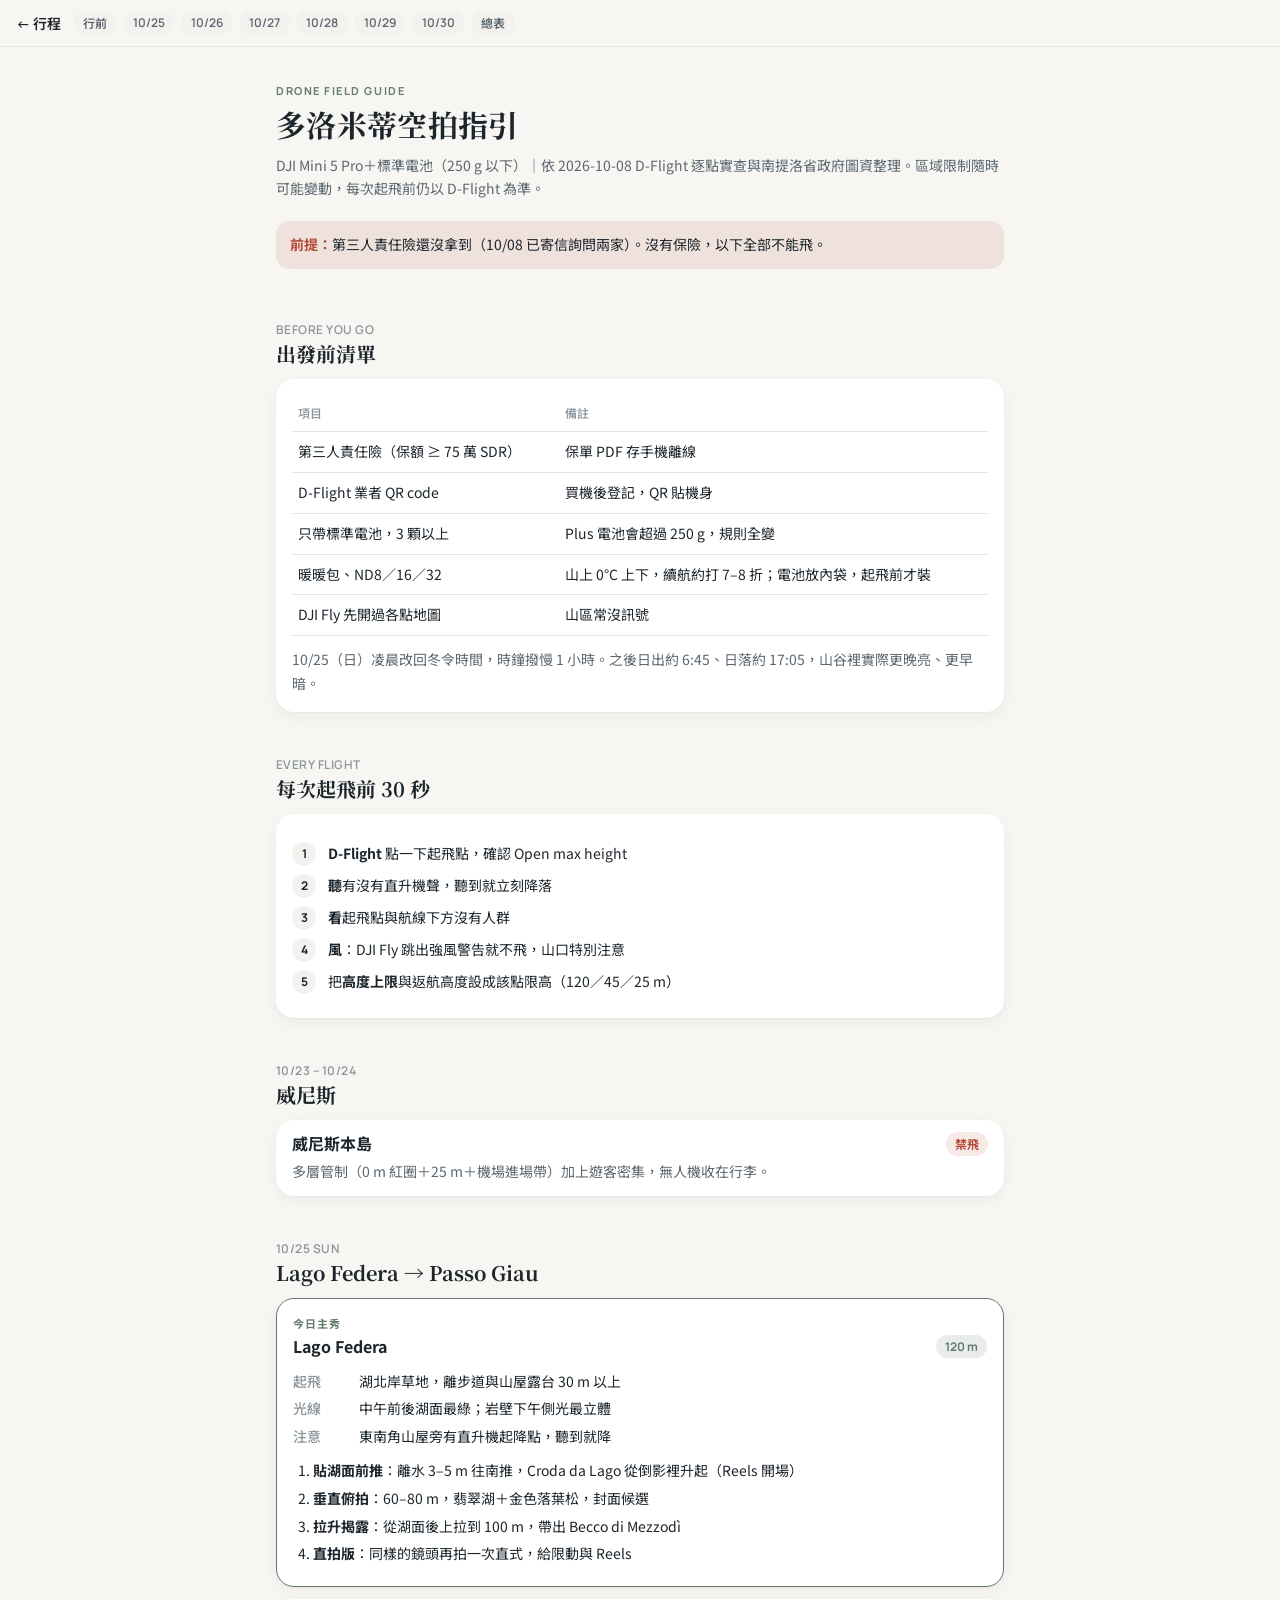
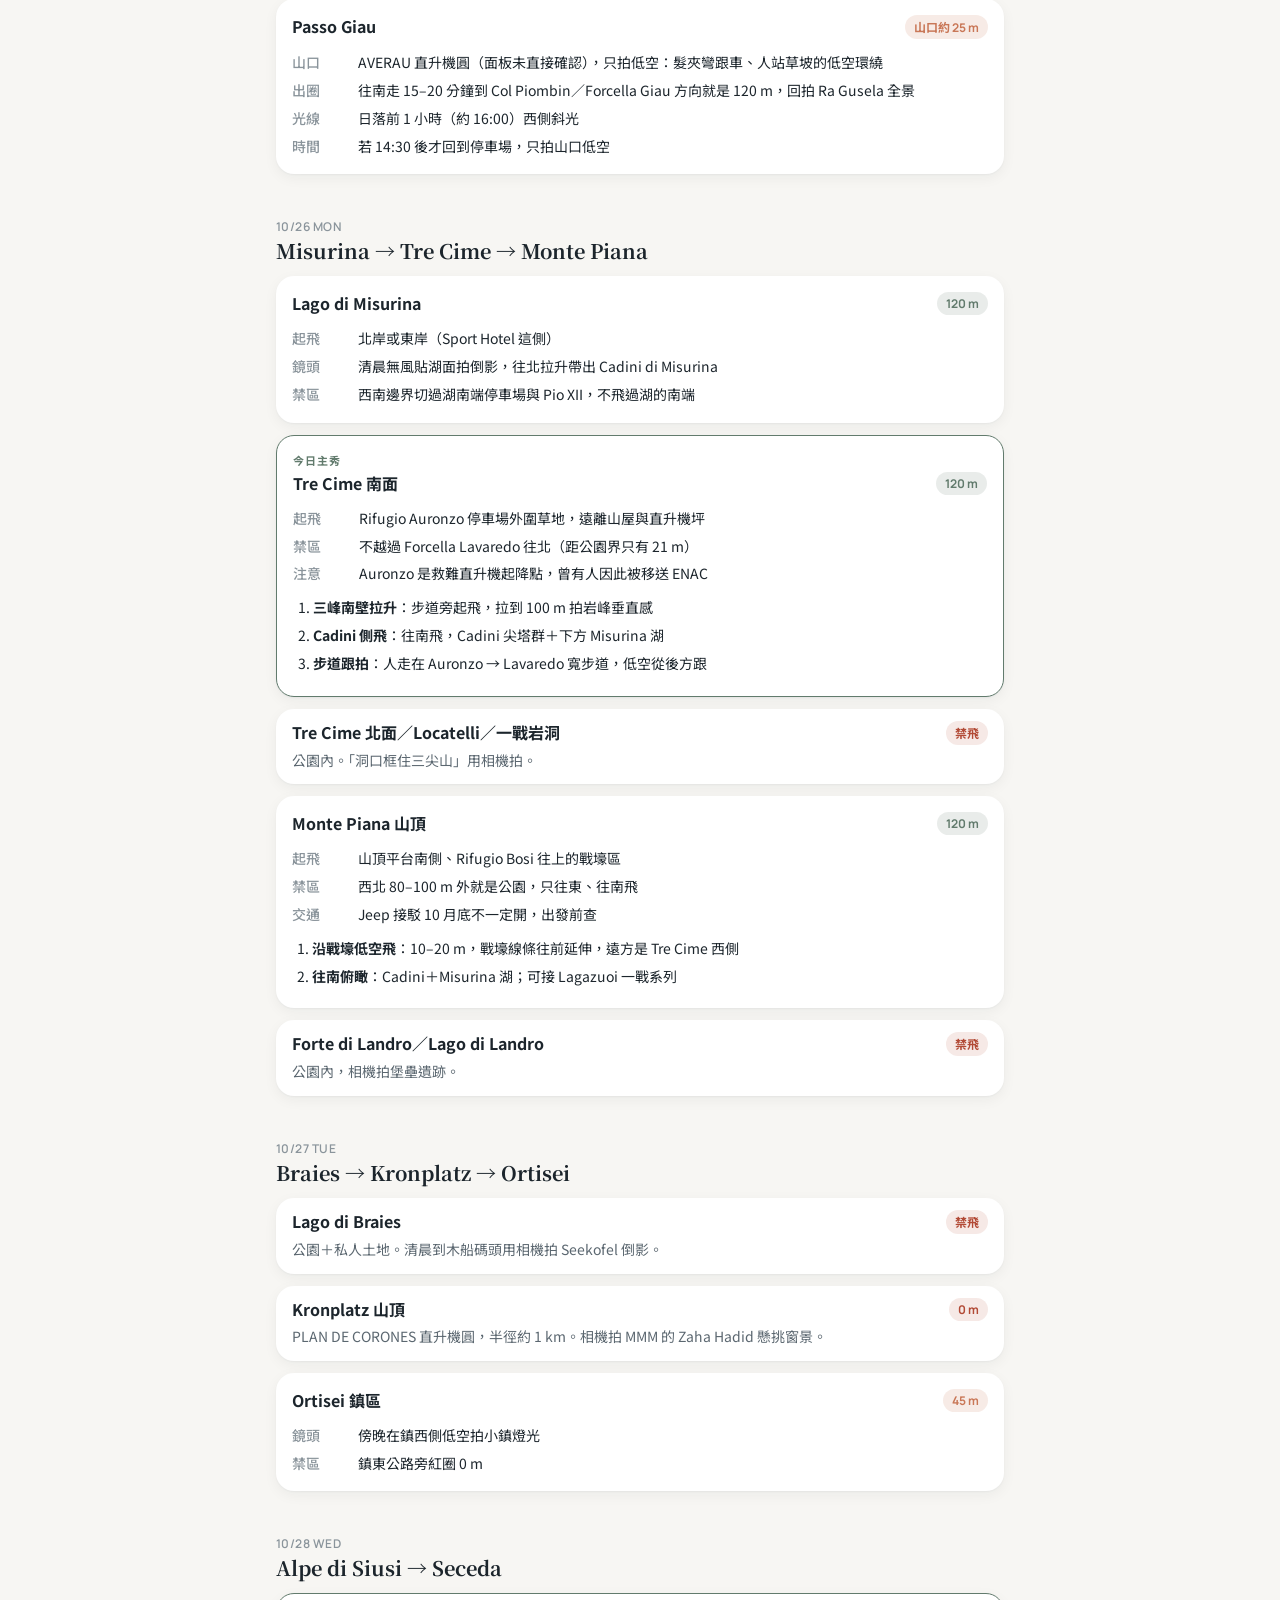
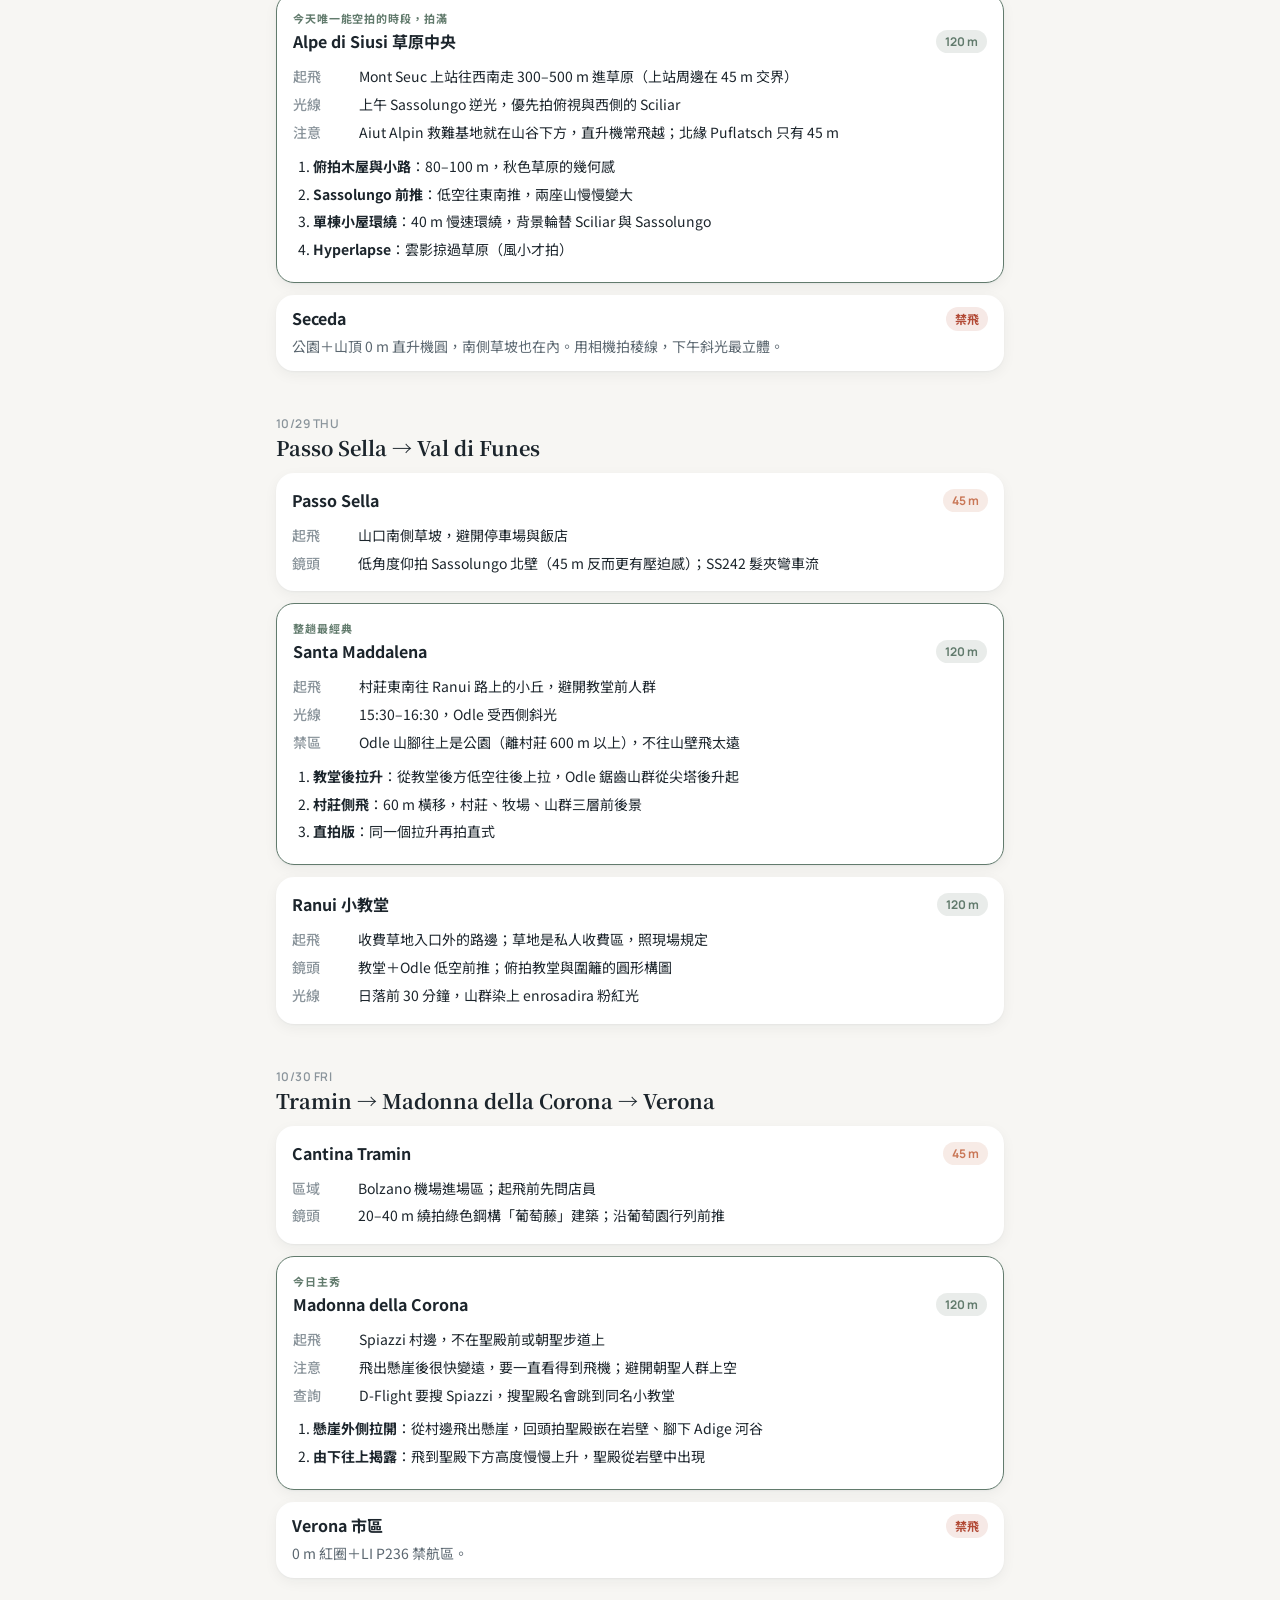
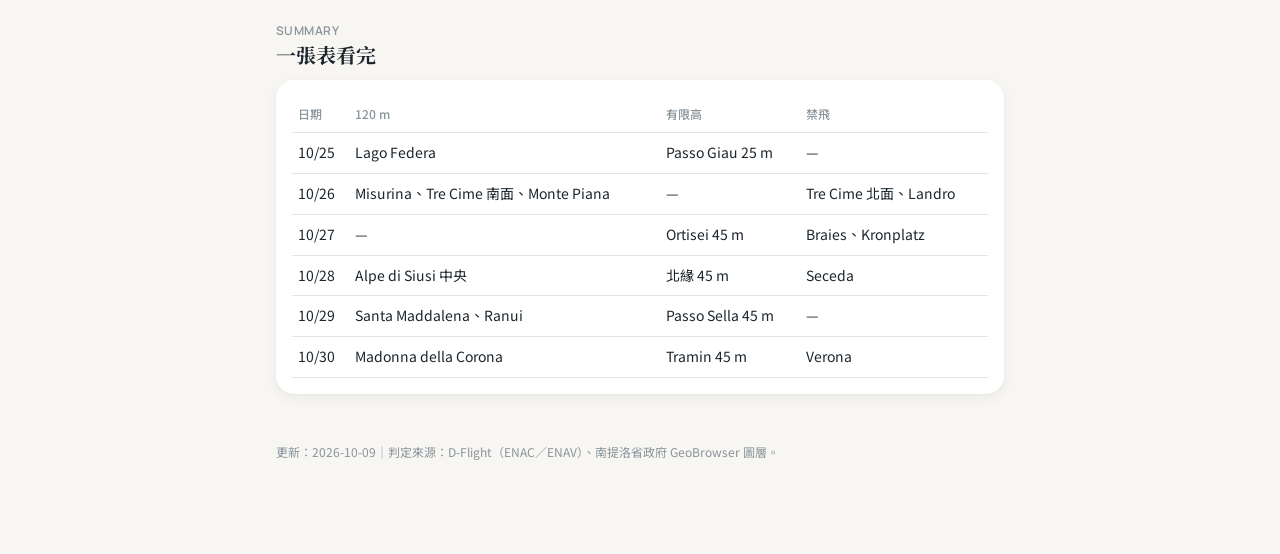
<file: guides/dolomiti-drone.html>
<!doctype html>
<html lang="zh-Hant">
<head>
<meta charset="utf-8" />
<meta name="viewport" content="width=device-width,initial-scale=1,viewport-fit=cover" />
<meta name="color-scheme" content="light dark" />
<meta name="theme-color" content="#f7f6f3" media="(prefers-color-scheme: light)" />
<meta name="theme-color" content="#121619" media="(prefers-color-scheme: dark)" />
<title>多洛米蒂空拍指引</title>
<link rel="preconnect" href="https://fonts.googleapis.com" />
<link rel="preconnect" href="https://fonts.gstatic.com" crossorigin />
<link href="https://fonts.googleapis.com/css2?family=Manrope:wght@500;600;700;800&family=Noto+Sans+TC:wght@400;500;700&family=Noto+Serif+TC:wght@500;700&display=swap" rel="stylesheet" />
<style>
/* 與 Trip Planner 同一套色票：米白底、深墨藍字、鼠尾草綠／霧藍／陶土橘 */
:root {
  --bg: #f7f6f3; --surface: #fff; --inset: #f4f2ee; --ink: #1c252c; --ink-2: #5b6770; --ink-3: #8a949b;
  --hair: #e7e3dd; --sage: #627b6d; --fog: #6f9cb5; --clay: #c97757; --blue: #3f7593; --red: #b24a36;
  --ok-bg: rgba(98,123,109,.14); --warn-bg: rgba(201,119,87,.15); --no-bg: rgba(178,74,54,.12);
  --display: 'Manrope', 'Noto Sans TC', system-ui, sans-serif;
  --body: 'Noto Sans TC', system-ui, sans-serif;
  --serif: 'Noto Serif TC', serif;
}
@media (prefers-color-scheme: dark) {
  :root {
    --bg: #121619; --surface: #1b2125; --inset: #20272c; --ink: #e9ecee; --ink-2: #a9b3ba; --ink-3: #7c868d;
    --hair: #2b3338; --sage: #8fae9c; --fog: #8fb9d1; --clay: #e09a7c; --blue: #8fb9d1; --red: #e08a76;
    --ok-bg: rgba(143,174,156,.16); --warn-bg: rgba(224,154,124,.16); --no-bg: rgba(224,138,118,.14);
  }
}
* { box-sizing: border-box; }
html { -webkit-text-size-adjust: 100%; }
body { margin: 0; background: var(--bg); color: var(--ink); font: 15px/1.7 var(--body); }
a { color: var(--blue); }

.top {
  position: sticky; top: 0; z-index: 5; display: flex; align-items: center; gap: 12px;
  padding: calc(10px + env(safe-area-inset-top)) 16px 10px; background: color-mix(in srgb, var(--bg) 85%, transparent);
  backdrop-filter: saturate(160%) blur(18px); -webkit-backdrop-filter: saturate(160%) blur(18px);
  border-bottom: .5px solid var(--hair);
}
.back { font: 600 14px var(--display); text-decoration: none; color: var(--ink); white-space: nowrap; }
.daynav { display: flex; gap: 6px; overflow-x: auto; scrollbar-width: none; flex: 1; }
.daynav::-webkit-scrollbar { display: none; }
.daynav a {
  flex: none; padding: 4px 10px; border-radius: 999px; background: var(--inset); color: var(--ink-2);
  font: 600 12px var(--display); text-decoration: none;
}

main { max-width: 760px; margin: 0 auto; padding: 0 16px 80px; }
.hero { padding: 36px 0 8px; }
.eyebrow { font: 700 11px var(--display); letter-spacing: .14em; text-transform: uppercase; color: var(--sage); margin: 0 0 8px; }
h1 { font: 700 30px/1.25 var(--serif); margin: 0 0 10px; letter-spacing: .01em; }
.lede { color: var(--ink-2); margin: 0; font-size: 14px; }
.alert {
  margin: 20px 0 0; padding: 12px 14px; border-radius: 14px; background: var(--no-bg); color: var(--ink);
  font-size: 14px;
}
.alert b { color: var(--red); }

h2 { font: 700 20px/1.35 var(--serif); margin: 44px 0 4px; scroll-margin-top: 64px; }
h2 small { display: block; font: 600 12px var(--display); color: var(--ink-3); letter-spacing: .04em; margin-bottom: 2px; }
h3 { font: 700 16px/1.4 var(--body); margin: 0; }

.card { background: var(--surface); border-radius: 18px; padding: 16px; margin-top: 12px; box-shadow: 0 1px 2px rgba(28,37,44,.04), 0 4px 14px rgba(28,37,44,.05); }
@media (prefers-color-scheme: dark) { .card { box-shadow: 0 0 0 .5px var(--hair); } }
.card-head { display: flex; align-items: flex-start; justify-content: space-between; gap: 10px; }
.badge { flex: none; padding: 3px 9px; border-radius: 999px; font: 700 12px var(--display); white-space: nowrap; }
.ok { background: var(--ok-bg); color: var(--sage); }
.warn { background: var(--warn-bg); color: var(--clay); }
.no { background: var(--no-bg); color: var(--red); }
.card.is-no { padding: 12px 16px; }
.card.is-no p { margin: 4px 0 0; color: var(--ink-2); font-size: 14px; }
.meta { display: grid; grid-template-columns: 56px 1fr; gap: 4px 10px; margin: 12px 0 0; font-size: 14px; }
.meta dt { color: var(--ink-3); font-weight: 500; }
.meta dd { margin: 0; }
.shots { margin: 10px 0 0; padding-left: 20px; font-size: 14px; }
.shots li { margin: 4px 0; }
.shots b { font-weight: 700; }
.main-pick { border: 1.5px solid var(--sage); }
.pick { font: 700 11px var(--display); color: var(--sage); letter-spacing: .08em; margin: 0 0 4px; }

table { width: 100%; border-collapse: collapse; font-size: 14px; }
th, td { text-align: left; padding: 8px 6px; border-bottom: .5px solid var(--hair); vertical-align: top; }
th { color: var(--ink-3); font-weight: 500; font-size: 12px; }
.sop { counter-reset: s; list-style: none; padding: 0; margin: 12px 0 0; }
.sop li { counter-increment: s; display: grid; grid-template-columns: 28px 1fr; gap: 8px; margin: 8px 0; font-size: 14px; }
.sop li::before { content: counter(s); display: grid; place-items: center; width: 24px; height: 24px; border-radius: 50%; background: var(--inset); font: 700 12px var(--display); }
.foot { margin-top: 48px; color: var(--ink-3); font-size: 12px; }
</style>
</head>
<body>

<header class="top">
  <a class="back" href="../#trip-sample-wqgjmm9h">← 行程</a>
  <nav class="daynav" aria-label="跳到日期">
    <a href="#prep">行前</a><a href="#d25">10/25</a><a href="#d26">10/26</a><a href="#d27">10/27</a>
    <a href="#d28">10/28</a><a href="#d29">10/29</a><a href="#d30">10/30</a><a href="#sum">總表</a>
  </nav>
</header>

<main>
  <section class="hero">
    <p class="eyebrow">Drone Field Guide</p>
    <h1>多洛米蒂空拍指引</h1>
    <p class="lede">DJI Mini 5 Pro＋標準電池（250 g 以下）｜依 2026-10-08 D-Flight 逐點實查與南提洛省政府圖資整理。區域限制隨時可能變動，每次起飛前仍以 D-Flight 為準。</p>
    <p class="alert"><b>前提：</b>第三人責任險還沒拿到（10/08 已寄信詢問兩家）。沒有保險，以下全部不能飛。</p>
  </section>

  <h2 id="prep"><small>BEFORE YOU GO</small>出發前清單</h2>
  <div class="card">
    <table>
      <tr><th>項目</th><th>備註</th></tr>
      <tr><td>第三人責任險（保額 ≥ 75 萬 SDR）</td><td>保單 PDF 存手機離線</td></tr>
      <tr><td>D-Flight 業者 QR code</td><td>買機後登記，QR 貼機身</td></tr>
      <tr><td>只帶標準電池，3 顆以上</td><td>Plus 電池會超過 250 g，規則全變</td></tr>
      <tr><td>暖暖包、ND8／16／32</td><td>山上 0°C 上下，續航約打 7–8 折；電池放內袋，起飛前才裝</td></tr>
      <tr><td>DJI Fly 先開過各點地圖</td><td>山區常沒訊號</td></tr>
    </table>
    <p class="lede" style="margin-top:12px">10/25（日）凌晨改回冬令時間，時鐘撥慢 1 小時。之後日出約 6:45、日落約 17:05，山谷裡實際更晚亮、更早暗。</p>
  </div>

  <h2><small>EVERY FLIGHT</small>每次起飛前 30 秒</h2>
  <div class="card">
    <ol class="sop">
      <li><span><b>D-Flight</b> 點一下起飛點，確認 Open max height</span></li>
      <li><span><b>聽</b>有沒有直升機聲，聽到就立刻降落</span></li>
      <li><span><b>看</b>起飛點與航線下方沒有人群</span></li>
      <li><span><b>風</b>：DJI Fly 跳出強風警告就不飛，山口特別注意</span></li>
      <li><span>把<b>高度上限</b>與返航高度設成該點限高（120／45／25 m）</span></li>
    </ol>
  </div>

  <h2><small>10/23 – 10/24</small>威尼斯</h2>
  <div class="card is-no"><div class="card-head"><h3>威尼斯本島</h3><span class="badge no">禁飛</span></div>
    <p>多層管制（0 m 紅圈＋25 m＋機場進場帶）加上遊客密集，無人機收在行李。</p></div>

  <h2 id="d25"><small>10/25 SUN</small>Lago Federa → Passo Giau</h2>
  <div class="card main-pick">
    <p class="pick">今日主秀</p>
    <div class="card-head"><h3>Lago Federa</h3><span class="badge ok">120 m</span></div>
    <dl class="meta"><dt>起飛</dt><dd>湖北岸草地，離步道與山屋露台 30 m 以上</dd>
      <dt>光線</dt><dd>中午前後湖面最綠；岩壁下午側光最立體</dd>
      <dt>注意</dt><dd>東南角山屋旁有直升機起降點，聽到就降</dd></dl>
    <ol class="shots">
      <li><b>貼湖面前推</b>：離水 3–5 m 往南推，Croda da Lago 從倒影裡升起（Reels 開場）</li>
      <li><b>垂直俯拍</b>：60–80 m，翡翠湖＋金色落葉松，封面候選</li>
      <li><b>拉升揭露</b>：從湖面後上拉到 100 m，帶出 Becco di Mezzodì</li>
      <li><b>直拍版</b>：同樣的鏡頭再拍一次直式，給限動與 Reels</li>
    </ol>
  </div>
  <div class="card">
    <div class="card-head"><h3>Passo Giau</h3><span class="badge warn">山口約 25 m</span></div>
    <dl class="meta"><dt>山口</dt><dd>AVERAU 直升機圓（面板未直接確認），只拍低空：髮夾彎跟車、人站草坡的低空環繞</dd>
      <dt>出圈</dt><dd>往南走 15–20 分鐘到 Col Piombin／Forcella Giau 方向就是 120 m，回拍 Ra Gusela 全景</dd>
      <dt>光線</dt><dd>日落前 1 小時（約 16:00）西側斜光</dd>
      <dt>時間</dt><dd>若 14:30 後才回到停車場，只拍山口低空</dd></dl>
  </div>

  <h2 id="d26"><small>10/26 MON</small>Misurina → Tre Cime → Monte Piana</h2>
  <div class="card">
    <div class="card-head"><h3>Lago di Misurina</h3><span class="badge ok">120 m</span></div>
    <dl class="meta"><dt>起飛</dt><dd>北岸或東岸（Sport Hotel 這側）</dd>
      <dt>鏡頭</dt><dd>清晨無風貼湖面拍倒影，往北拉升帶出 Cadini di Misurina</dd>
      <dt>禁區</dt><dd>西南邊界切過湖南端停車場與 Pio XII，不飛過湖的南端</dd></dl>
  </div>
  <div class="card main-pick">
    <p class="pick">今日主秀</p>
    <div class="card-head"><h3>Tre Cime 南面</h3><span class="badge ok">120 m</span></div>
    <dl class="meta"><dt>起飛</dt><dd>Rifugio Auronzo 停車場外圍草地，遠離山屋與直升機坪</dd>
      <dt>禁區</dt><dd>不越過 Forcella Lavaredo 往北（距公園界只有 21 m）</dd>
      <dt>注意</dt><dd>Auronzo 是救難直升機起降點，曾有人因此被移送 ENAC</dd></dl>
    <ol class="shots">
      <li><b>三峰南壁拉升</b>：步道旁起飛，拉到 100 m 拍岩峰垂直感</li>
      <li><b>Cadini 側飛</b>：往南飛，Cadini 尖塔群＋下方 Misurina 湖</li>
      <li><b>步道跟拍</b>：人走在 Auronzo → Lavaredo 寬步道，低空從後方跟</li>
    </ol>
  </div>
  <div class="card is-no"><div class="card-head"><h3>Tre Cime 北面／Locatelli／一戰岩洞</h3><span class="badge no">禁飛</span></div>
    <p>公園內。「洞口框住三尖山」用相機拍。</p></div>
  <div class="card">
    <div class="card-head"><h3>Monte Piana 山頂</h3><span class="badge ok">120 m</span></div>
    <dl class="meta"><dt>起飛</dt><dd>山頂平台南側、Rifugio Bosi 往上的戰壕區</dd>
      <dt>禁區</dt><dd>西北 80–100 m 外就是公園，只往東、往南飛</dd>
      <dt>交通</dt><dd>Jeep 接駁 10 月底不一定開，出發前查</dd></dl>
    <ol class="shots">
      <li><b>沿戰壕低空飛</b>：10–20 m，戰壕線條往前延伸，遠方是 Tre Cime 西側</li>
      <li><b>往南俯瞰</b>：Cadini＋Misurina 湖；可接 Lagazuoi 一戰系列</li>
    </ol>
  </div>
  <div class="card is-no"><div class="card-head"><h3>Forte di Landro／Lago di Landro</h3><span class="badge no">禁飛</span></div>
    <p>公園內，相機拍堡壘遺跡。</p></div>

  <h2 id="d27"><small>10/27 TUE</small>Braies → Kronplatz → Ortisei</h2>
  <div class="card is-no"><div class="card-head"><h3>Lago di Braies</h3><span class="badge no">禁飛</span></div>
    <p>公園＋私人土地。清晨到木船碼頭用相機拍 Seekofel 倒影。</p></div>
  <div class="card is-no"><div class="card-head"><h3>Kronplatz 山頂</h3><span class="badge no">0 m</span></div>
    <p>PLAN DE CORONES 直升機圓，半徑約 1 km。相機拍 MMM 的 Zaha Hadid 懸挑窗景。</p></div>
  <div class="card">
    <div class="card-head"><h3>Ortisei 鎮區</h3><span class="badge warn">45 m</span></div>
    <dl class="meta"><dt>鏡頭</dt><dd>傍晚在鎮西側低空拍小鎮燈光</dd>
      <dt>禁區</dt><dd>鎮東公路旁紅圈 0 m</dd></dl>
  </div>

  <h2 id="d28"><small>10/28 WED</small>Alpe di Siusi → Seceda</h2>
  <div class="card main-pick">
    <p class="pick">今天唯一能空拍的時段，拍滿</p>
    <div class="card-head"><h3>Alpe di Siusi 草原中央</h3><span class="badge ok">120 m</span></div>
    <dl class="meta"><dt>起飛</dt><dd>Mont Seuc 上站往西南走 300–500 m 進草原（上站周邊在 45 m 交界）</dd>
      <dt>光線</dt><dd>上午 Sassolungo 逆光，優先拍俯視與西側的 Sciliar</dd>
      <dt>注意</dt><dd>Aiut Alpin 救難基地就在山谷下方，直升機常飛越；北緣 Puflatsch 只有 45 m</dd></dl>
    <ol class="shots">
      <li><b>俯拍木屋與小路</b>：80–100 m，秋色草原的幾何感</li>
      <li><b>Sassolungo 前推</b>：低空往東南推，兩座山慢慢變大</li>
      <li><b>單棟小屋環繞</b>：40 m 慢速環繞，背景輪替 Sciliar 與 Sassolungo</li>
      <li><b>Hyperlapse</b>：雲影掠過草原（風小才拍）</li>
    </ol>
  </div>
  <div class="card is-no"><div class="card-head"><h3>Seceda</h3><span class="badge no">禁飛</span></div>
    <p>公園＋山頂 0 m 直升機圓，南側草坡也在內。用相機拍稜線，下午斜光最立體。</p></div>

  <h2 id="d29"><small>10/29 THU</small>Passo Sella → Val di Funes</h2>
  <div class="card">
    <div class="card-head"><h3>Passo Sella</h3><span class="badge warn">45 m</span></div>
    <dl class="meta"><dt>起飛</dt><dd>山口南側草坡，避開停車場與飯店</dd>
      <dt>鏡頭</dt><dd>低角度仰拍 Sassolungo 北壁（45 m 反而更有壓迫感）；SS242 髮夾彎車流</dd></dl>
  </div>
  <div class="card main-pick">
    <p class="pick">整趟最經典</p>
    <div class="card-head"><h3>Santa Maddalena</h3><span class="badge ok">120 m</span></div>
    <dl class="meta"><dt>起飛</dt><dd>村莊東南往 Ranui 路上的小丘，避開教堂前人群</dd>
      <dt>光線</dt><dd>15:30–16:30，Odle 受西側斜光</dd>
      <dt>禁區</dt><dd>Odle 山腳往上是公園（離村莊 600 m 以上），不往山壁飛太遠</dd></dl>
    <ol class="shots">
      <li><b>教堂後拉升</b>：從教堂後方低空往後上拉，Odle 鋸齒山群從尖塔後升起</li>
      <li><b>村莊側飛</b>：60 m 橫移，村莊、牧場、山群三層前後景</li>
      <li><b>直拍版</b>：同一個拉升再拍直式</li>
    </ol>
  </div>
  <div class="card">
    <div class="card-head"><h3>Ranui 小教堂</h3><span class="badge ok">120 m</span></div>
    <dl class="meta"><dt>起飛</dt><dd>收費草地入口外的路邊；草地是私人收費區，照現場規定</dd>
      <dt>鏡頭</dt><dd>教堂＋Odle 低空前推；俯拍教堂與圍籬的圓形構圖</dd>
      <dt>光線</dt><dd>日落前 30 分鐘，山群染上 enrosadira 粉紅光</dd></dl>
  </div>

  <h2 id="d30"><small>10/30 FRI</small>Tramin → Madonna della Corona → Verona</h2>
  <div class="card">
    <div class="card-head"><h3>Cantina Tramin</h3><span class="badge warn">45 m</span></div>
    <dl class="meta"><dt>區域</dt><dd>Bolzano 機場進場區；起飛前先問店員</dd>
      <dt>鏡頭</dt><dd>20–40 m 繞拍綠色鋼構「葡萄藤」建築；沿葡萄園行列前推</dd></dl>
  </div>
  <div class="card main-pick">
    <p class="pick">今日主秀</p>
    <div class="card-head"><h3>Madonna della Corona</h3><span class="badge ok">120 m</span></div>
    <dl class="meta"><dt>起飛</dt><dd>Spiazzi 村邊，不在聖殿前或朝聖步道上</dd>
      <dt>注意</dt><dd>飛出懸崖後很快變遠，要一直看得到飛機；避開朝聖人群上空</dd>
      <dt>查詢</dt><dd>D-Flight 要搜 Spiazzi，搜聖殿名會跳到同名小教堂</dd></dl>
    <ol class="shots">
      <li><b>懸崖外側拉開</b>：從村邊飛出懸崖，回頭拍聖殿嵌在岩壁、腳下 Adige 河谷</li>
      <li><b>由下往上揭露</b>：飛到聖殿下方高度慢慢上升，聖殿從岩壁中出現</li>
    </ol>
  </div>
  <div class="card is-no"><div class="card-head"><h3>Verona 市區</h3><span class="badge no">禁飛</span></div>
    <p>0 m 紅圈＋LI P236 禁航區。</p></div>

  <h2 id="sum"><small>SUMMARY</small>一張表看完</h2>
  <div class="card">
    <table>
      <tr><th>日期</th><th>120 m</th><th>有限高</th><th>禁飛</th></tr>
      <tr><td>10/25</td><td>Lago Federa</td><td>Passo Giau 25 m</td><td>—</td></tr>
      <tr><td>10/26</td><td>Misurina、Tre Cime 南面、Monte Piana</td><td>—</td><td>Tre Cime 北面、Landro</td></tr>
      <tr><td>10/27</td><td>—</td><td>Ortisei 45 m</td><td>Braies、Kronplatz</td></tr>
      <tr><td>10/28</td><td>Alpe di Siusi 中央</td><td>北緣 45 m</td><td>Seceda</td></tr>
      <tr><td>10/29</td><td>Santa Maddalena、Ranui</td><td>Passo Sella 45 m</td><td>—</td></tr>
      <tr><td>10/30</td><td>Madonna della Corona</td><td>Tramin 45 m</td><td>Verona</td></tr>
    </table>
  </div>

  <p class="foot">更新：2026-10-09｜判定來源：D-Flight（ENAC／ENAV）、南提洛省政府 GeoBrowser 圖層。</p>
</main>
</body>
</html>
</file>
